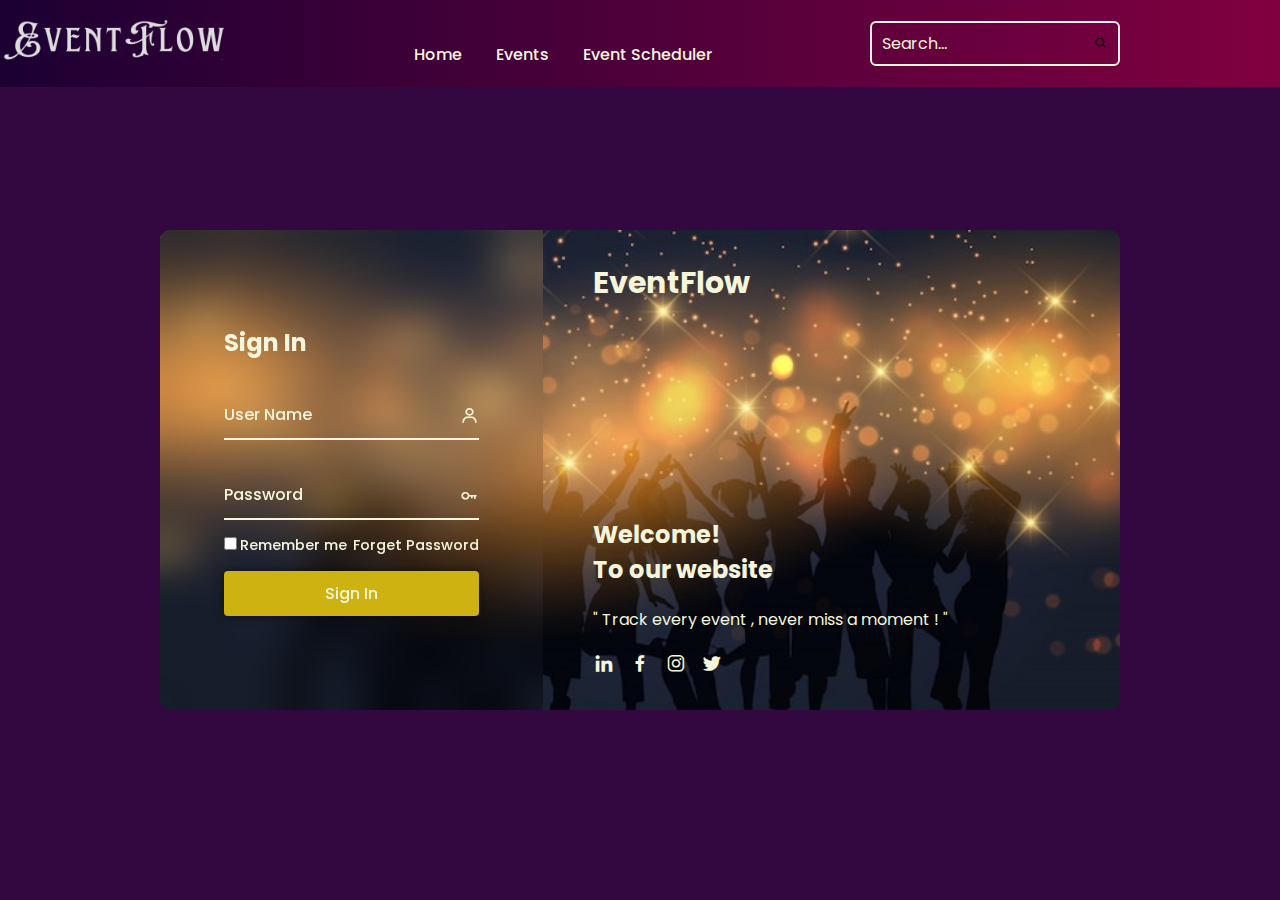
<file: index.html>
<!DOCTYPE html>
<html lang="en">
<head>
    <meta charset="UTF-8">
    <meta name="viewport" content="width=device-width, initial-scale=1.0">
    <title>EventFlow</title>
    <link rel="stylesheet" href="style.css">
    <link rel="stylesheet" href="https://fonts.googleapis.com/css2?family=Material+Symbols+Outlined:opsz,wght,FILL,GRAD@24,400,0,0" />
    <link href='https://unpkg.com/boxicons@2.1.4/css/boxicons.min.css' rel='stylesheet'>

</head>
<body>
    <header class="header">
        <nav class="Nav_Bar">
            <img class="Logo" src="image/logo.png" alt="Logo">
            <a href="">Home</a>
            <a href="">Events</a>
            <a href="">Event Scheduler</a>
            
        </nav>
        <form action="#" class="search-bar">
            <input type="text" placeholder="Search...">
            <button type="submit"><i class='bx bx-search'></i></button>
        </form>
    </header>

    <div class="background"></div>
    <div class="container ">
        <div class="content">
            <h2 class="logo">EventFlow</h2>

            <div class="text-sci">
                <h2>Welcome!<br><span>To our website</span></h2>

                <p>" Track every event , never miss a moment ! "</p>

                <div class="social-icons">
                    <a href="#"><i class='bx bxl-linkedin'></i></a>
                    <a href="#"><i class='bx bxl-facebook'></i></a>
                    <a href="#"><i class='bx bxl-instagram' ></i></a>
                    <a href="#"><i class='bx bxl-twitter'></i></a>
                </div>
            </div>
        </div>

        <div class="logreg-box">
            <div class="form-box login">
                <form action="home.html">
                    <h2>Sign In</h2>

                    <div class="input-box">
                        <span class="icon"><i class='bx bx-user'></i></span>
                        <input type="text" required>
                        <label>User Name</label>
                    </div>

                    <div class="input-box">
                        <span class="icon"><i class='bx  bx-key'  ></i> </span>
                        <input type="password" required>
                        <label>Password</label>
                    </div>

                    <div class="remember-forgot">
                        <label><input type="checkbox">Remember me</label>
                        <a href="#">Forget Password</a>
                    </div>

                    <button type="submit" class="btn">Sign In</button>
                </form>
            </div>

            
        </div>
    </div>

    <script src="script.js"></script>
</body>
</html>
</file>
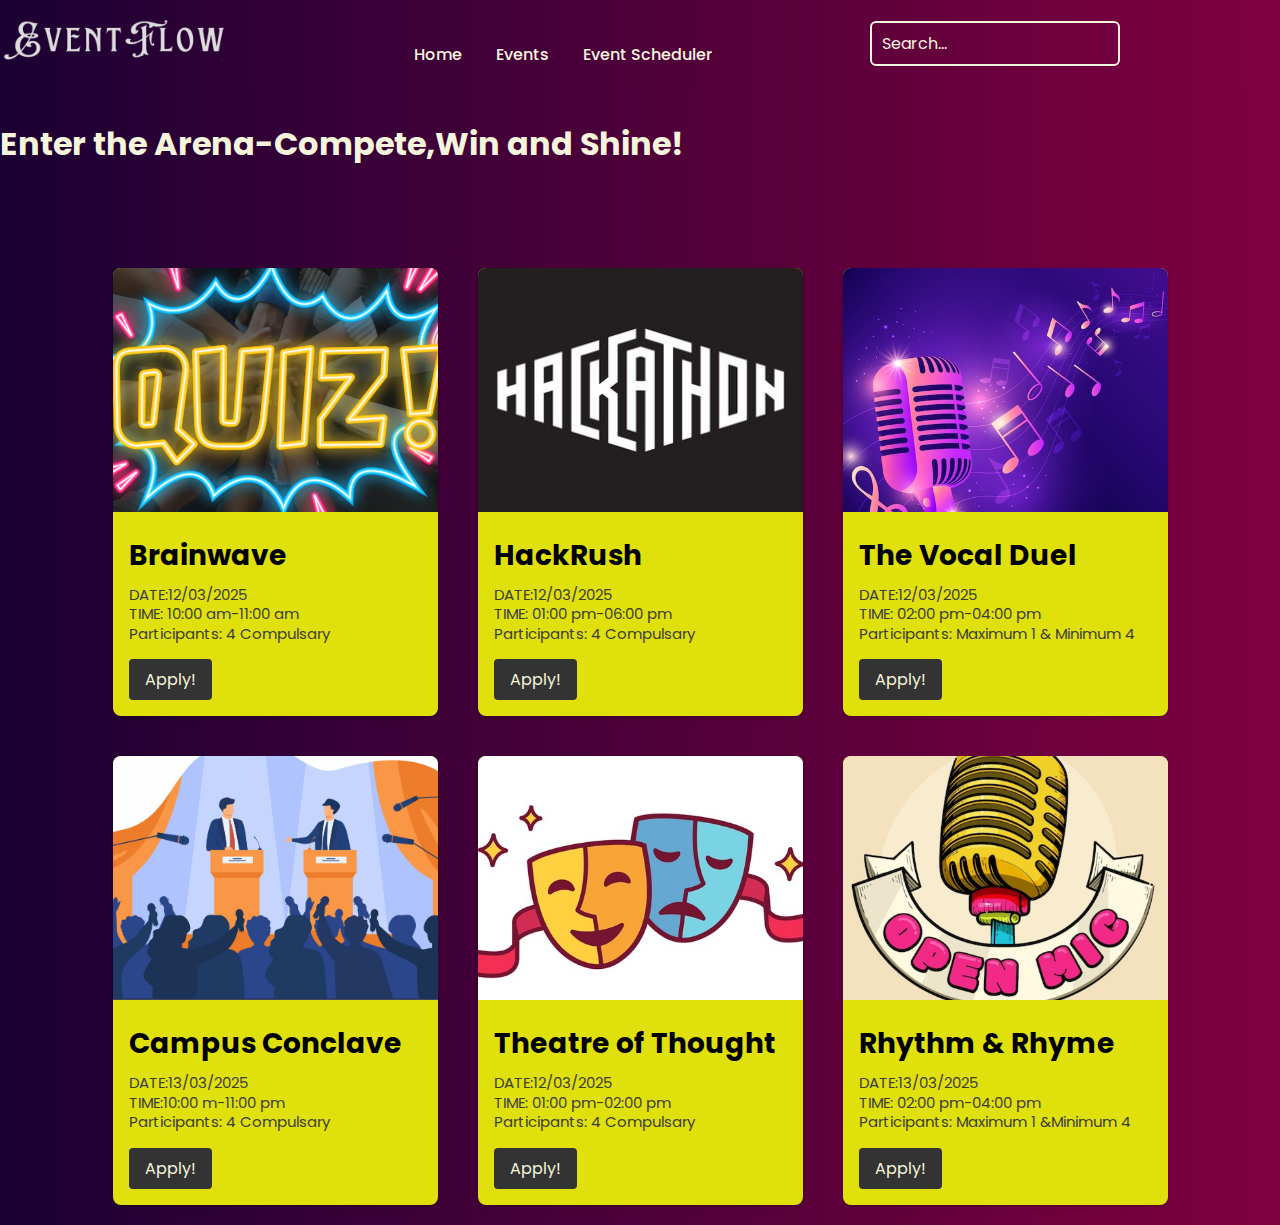
<file: event.html>
<!DOCTYPE html>
<html lang="en">
<head>
    <meta charset="UTF-8">
    <meta name="viewport" content="width=device-width, initial-scale=1.0">
    <title>EventFlow</title>
    <link rel="stylesheet" href="style.css">
</head>
<body>
    <header class="header">
        <nav class="Nav_Bar">
            <ul>
                <img class="Logo" src="image/logo.png" alt="Logo">
                <a href="home.html">Home</a>
                <a href="">Events</a>
                <a href="poll.html">Event Scheduler</a>
                
            </ul>
        </nav>
         <form action="#" class="search-bar">
            <input type="text" placeholder="Search...">
            <button type="submit"><i class="bx bx-search"></i></button>
        </form>
    </header>
    <h2 class="heading">Enter the Arena-Compete,Win and Shine!</h2>
    <div class="card-container">
        <div class="card">
            <img src="image/quiz.png" alt="">
            <div class="card-content">
                <h3>Brainwave</h3>
                <p>DATE:12/03/2025<br>TIME: 10:00 am-11:00 am<br>Participants: 4 Compulsary</p>
                <a href="form.html" class="btn2">Apply!</a>
            </div>
        </div>
        <div class="card">
            <img src="image/hackathon .png" alt="">
            <div class="card-content">
                <h3>HackRush</h3>
                <p>DATE:12/03/2025<br>TIME: 01:00 pm-06:00 pm<br>Participants: 4 Compulsary</p>
                <a href="form.html" class="btn2">Apply!</a>
            </div>
        </div>
        <div class="card">
            <img src="image/singing.png" alt="">
            <div class="card-content">
                <h3>The Vocal Duel</h3>
                <p>DATE:12/03/2025<br>TIME: 02:00 pm-04:00 pm<br>Participants: Maximum 1 & Minimum 4</p>
                <a href="form.html" class="btn2">Apply!</a>
            </div>
        </div>
        <div class="card">
            <img src="image/debate.png" alt="">
            <div class="card-content">
                <h3>Campus Conclave</h3>
                <p>DATE:13/03/2025<br>TIME:10:00 <picture></picture>m-11:00 pm<br>Participants: 4 Compulsary</p>
                <a href="form.html" class="btn2">Apply!</a>
            </div>
        </div>
        <div class="card">
            <img src="image/drama.png" alt="">
            <div class="card-content">
                <h3>Theatre of Thought</h3>
                <p>DATE:12/03/2025<br>TIME: 01:00 pm-02:00 pm<br>Participants: 4 Compulsary</p>
                <a href="form.html" class="btn2">Apply!</a>
            </div>
        </div>
        <div class="card">
            <img src="image/openmic.png" alt="">
            <div class="card-content">
                <h3>Rhythm & Rhyme</h3>
                <p>DATE:13/03/2025<br>TIME: 02:00 pm-04:00 pm<br>Participants: Maximum 1 &Minimum 4</p>
                <a href="form.html" class="btn2">Apply!</a>
            </div>
        </div>
    </div>


    <script src="script.js"></script>
</body>
</html>
</file>
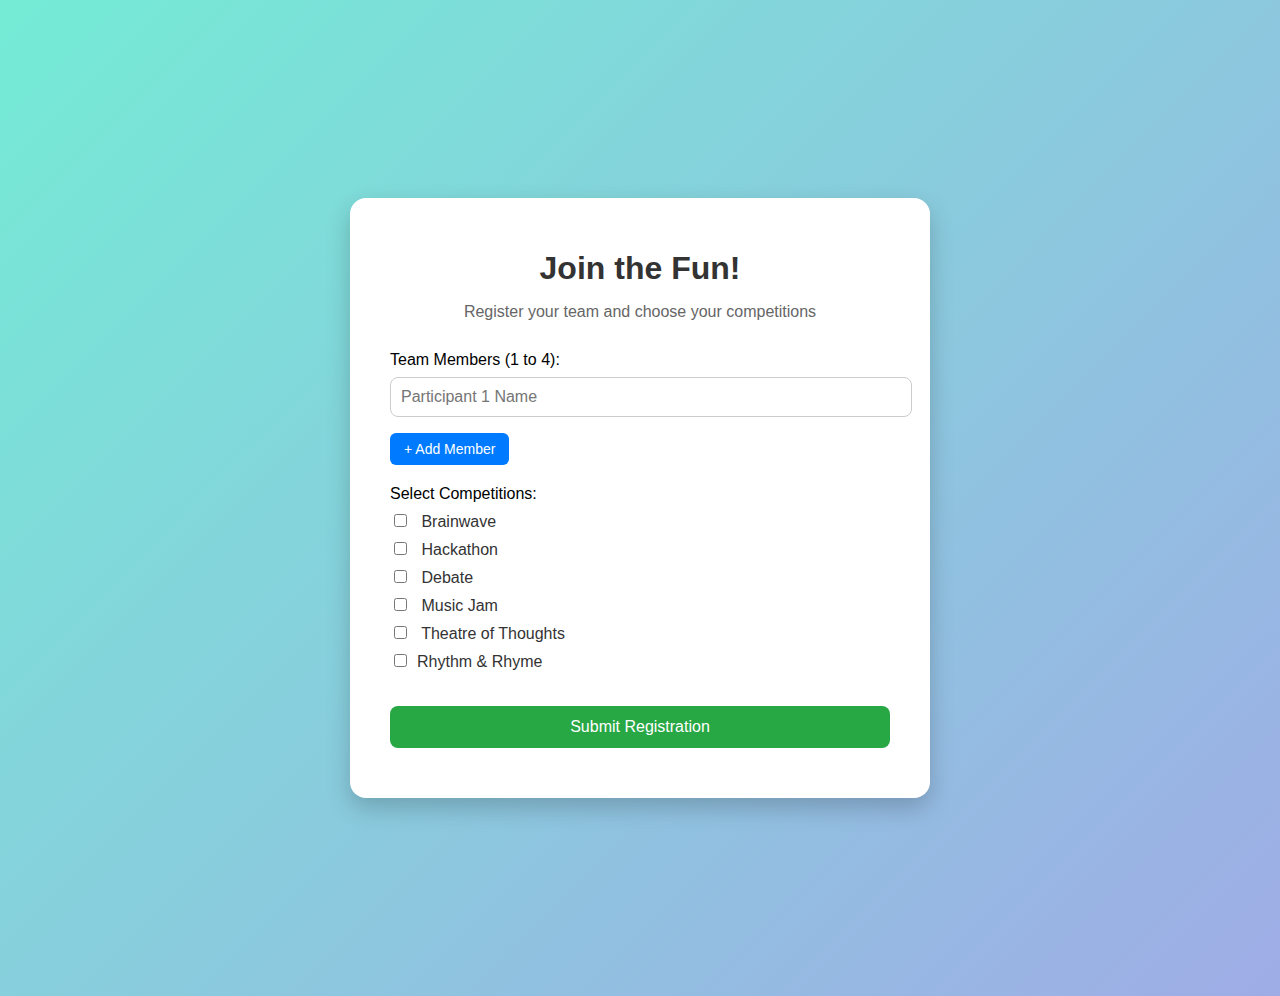
<file: form.html>
<!DOCTYPE html>
<html lang="en">
<head>
    <meta charset="UTF-8">
    <meta name="viewport" content="width=device-width, initial-scale=1.0">
    <title>Form</title>
    <link rel="stylesheet" href="style1.css">
</head>
<body>
    <div class="form-container">
    <h1>Join the Fun!</h1>
    <p class="subtitle">Register your team and choose your competitions</p>

    <form id="form">
      <div class="section">
        <label>Team Members (1 to 4):</label>
        <div id="memberInputs">
          <input type="text" name="member" placeholder="Participant 1 Name" required />
        </div>
        <button type="button" id="addMemberBtn">+ Add Member</button>
      </div>

      <div class="section">
        <label>Select Competitions:</label>
        <div class="checkboxes">
          <label><input type="checkbox" name="competition" value="Brainwave" /> Brainwave</label>
          <label><input type="checkbox" name="competition" value="Hackathon" /> Hackathon</label>
          <label><input type="checkbox" name="competition" value="Debate" /> Debate</label>
          <label><input type="checkbox" name="competition" value="Music Jam" /> Music Jam</label>
          <label><input type="checkbox" name="competition" value="Theatre of Thoughts" /> Theatre of Thoughts</label>
          <label><input type="checkbox" name="competition" value="Rhythm & Rhyme" />Rhythm & Rhyme</label>
        </div>
      </div>

      <button type="submit" class="submit-btn">Submit Registration</button>
      <p id="message" class="message"></p>
    </form>
  </div>



    <script src="script2.js"></script>
</body>
</html>
</file>
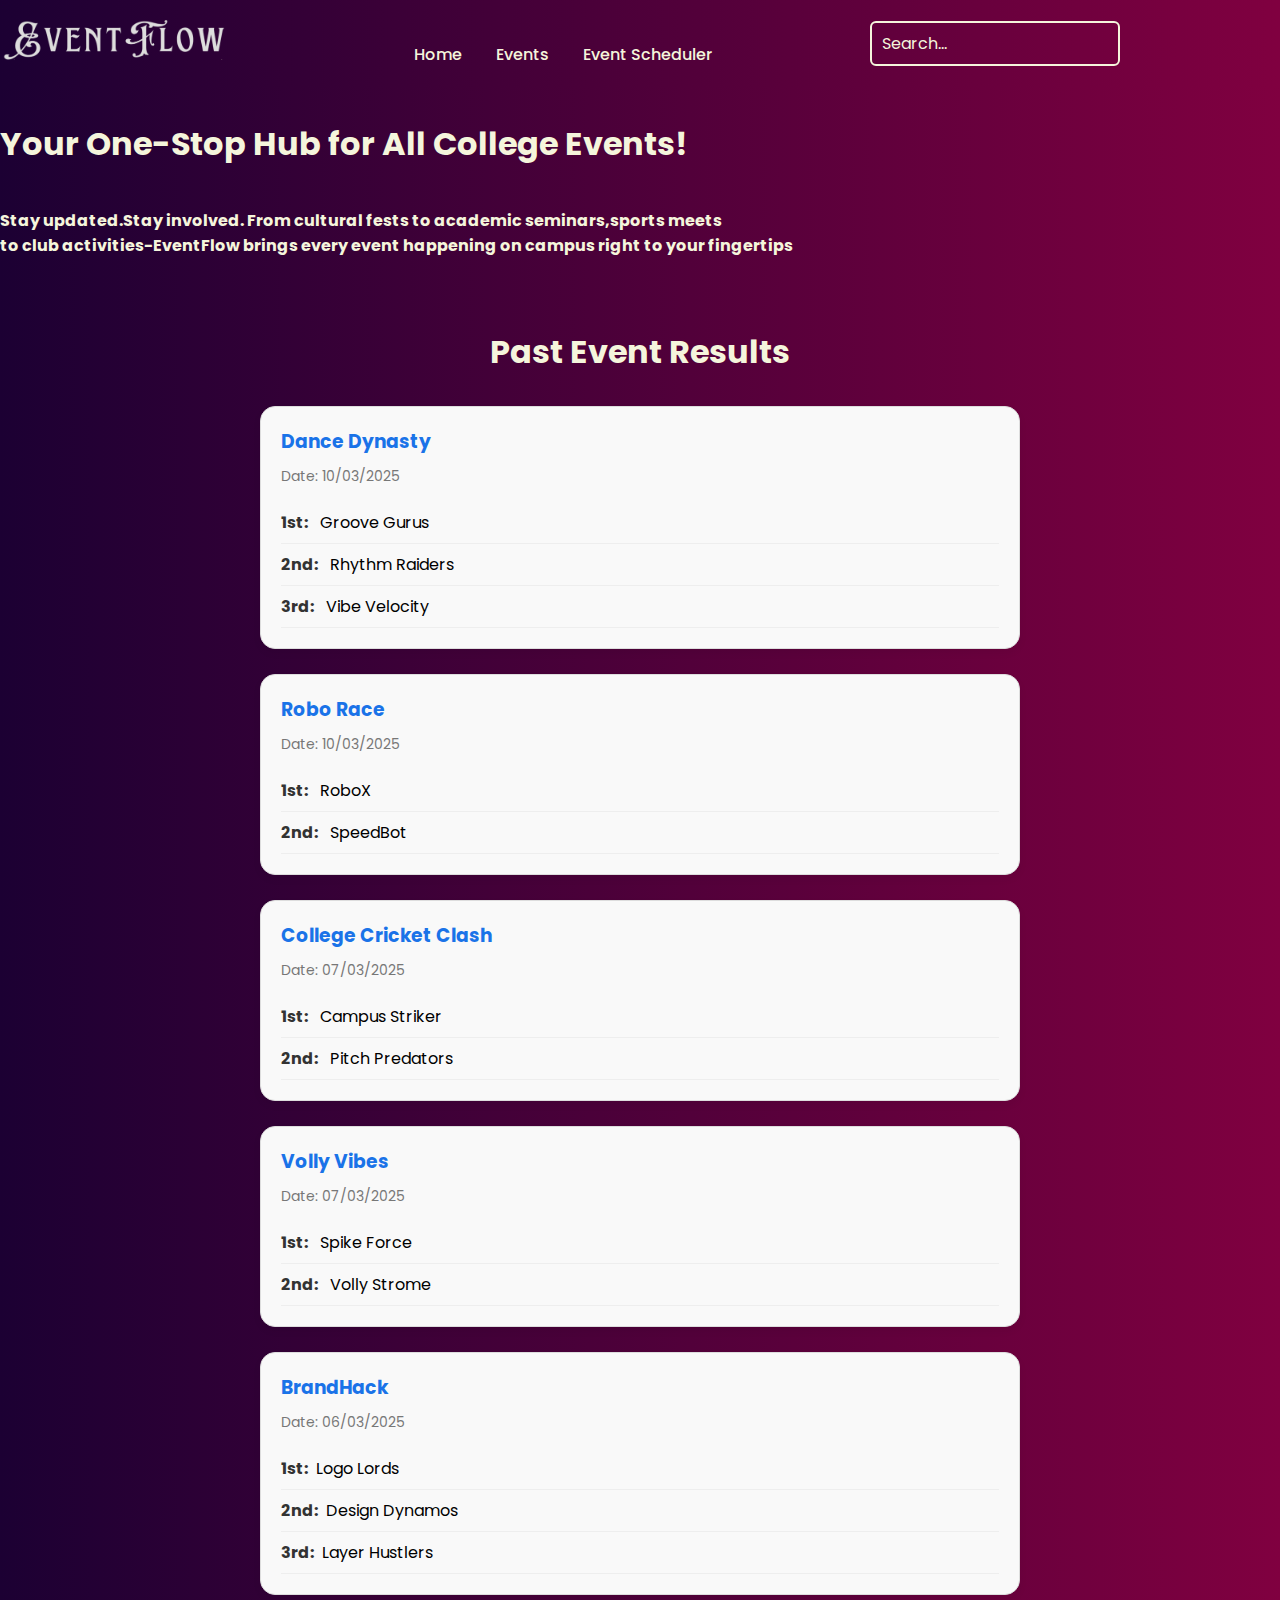
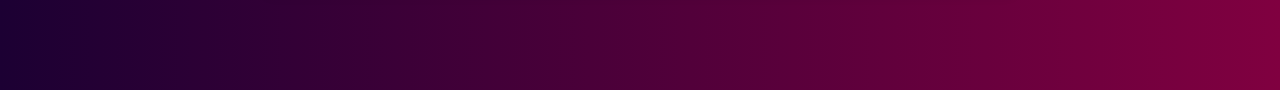
<file: home.html>
<!DOCTYPE html>
<html lang="en">
<head>
    <meta charset="UTF-8">
    <meta name="viewport" content="width=device-width, initial-scale=1.0">
    <title>EventFlow</title>
    <link rel="stylesheet" href="style.css">
</head>
<body>
    <header class="header">
        <nav class="Nav_Bar">
                <img class="Logo" src="image/logo.png" alt="Logo">
                <a href="">Home</a>
                <a href="event.html">Events</a>
                <a href="poll.html">Event Scheduler</a>
                
        </nav>
         <form action="#" class="search-bar">
            <input type="text" placeholder="Search...">
            <button type="submit"><i class="bx bx-search"></i></button>
        </form>
    </header>
    <main>
        <h2 class="heading">Your One-Stop Hub for All College Events!</h2>
        <h4 class="info">Stay updated.Stay involved. From cultural fests to academic seminars,sports meets <br>to club activities-EventFlow brings every event happening on campus right to your fingertips</h4>
        <section class="results-section">
            <h2>Past Event Results</h2>

            <div class="event-card">
                <h3>Dance Dynasty</h3>
                <p class="event-date">Date: 10/03/2025</p>
                <ul class="winners-list">
                    <li><span>1st:</span> Groove Gurus</li>
                    <li><span>2nd:</span> Rhythm Raiders</li>
                    <li><span>3rd:</span> Vibe Velocity</li>
                </ul>
            </div>

            <div class="event-card">
                <h3>Robo Race</h3>
                <p class="event-date">Date: 10/03/2025</p>
                <ul class="winners-list">
                    <li><span>1st:</span> RoboX</li>
                    <li><span>2nd:</span> SpeedBot</li>
                </ul>
            </div>

            <div class="event-card">
                <h3>College Cricket Clash</h3>
                <p class="event-date">Date: 07/03/2025</p>
                <ul class="winners-list">
                    <li><span>1st:</span> Campus Striker</li>
                    <li><span>2nd:</span> Pitch Predators</li>
                </ul>
            </div>

            <div class="event-card">
                <h3>Volly Vibes</h3>
                <p class="event-date">Date: 07/03/2025</p>
                <ul class="winners-list">
                    <li><span>1st:</span> Spike Force</li>
                    <li><span>2nd:</span> Volly Strome</li>
                </ul>
            </div>

            <div class="event-card">
                <h3>BrandHack</h3>
                <p class="event-date">Date: 06/03/2025</p>
                <ul class="winners-list">
                    <li><span>1st:</span>Logo Lords</li>
                    <li><span>2nd:</span>Design Dynamos</li>
                    <li><span>3rd:</span>Layer Hustlers</li>
                </ul>
            </div>
            </section>
    </main>
    <script src="script.js"></script>
</body>
</html>
</file>
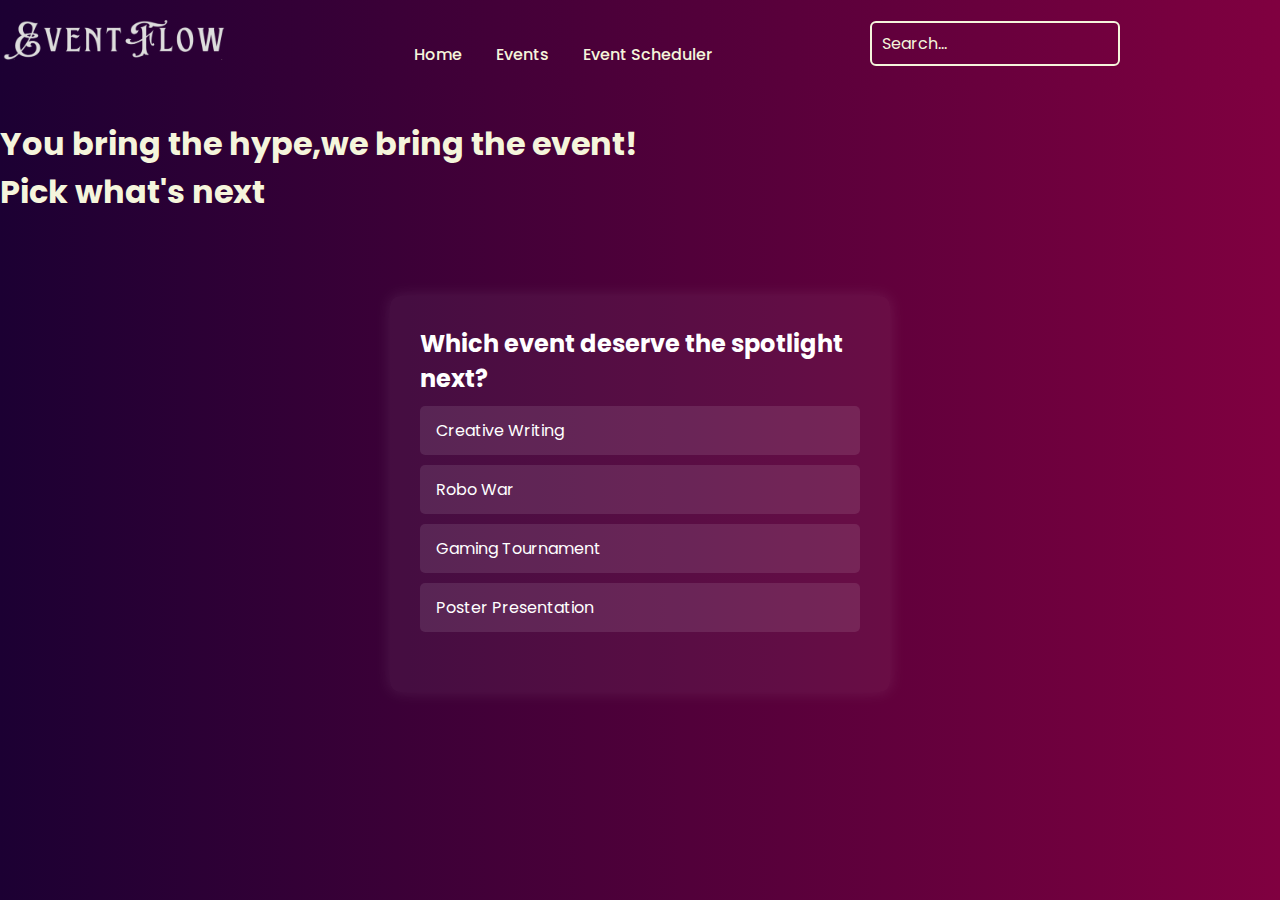
<file: poll.html>
<!DOCTYPE html>
<html lang="en">
<head>
    <meta charset="UTF-8">
    <meta name="viewport" content="width=device-width, initial-scale=1.0">
    <title>EventFlow</title>
    <link rel="stylesheet" href="style.css">
</head>
<body>
    <header class="header">
        <nav class="Nav_Bar">
            <ul>
                <img class="Logo" src="image/logo.png" alt="Logo">
                <a href="home.html">Home</a>
                <a href="event.html">Events</a>
                <a href="">Event Scheduler</a>
                
            </ul>
        </nav>
         <form action="#" class="search-bar">
            <input type="text" placeholder="Search...">
            <button type="submit"><i class="bx bx-search"></i></button>
        </form>
    </header>

    <h2 class="PollHeading">You bring the hype,we bring the event! <br> Pick what's next</h2>
    <div class="poll-container">
      <h2 style="color: white;">Which event deserve the spotlight next?</h2>

      <div class="option" onclick="vote(0)">Creative Writing</div>
      <div class="option" onclick="vote(1)">Robo War</div>
      <div class="option" onclick="vote(2)">Gaming Tournament</div>
      <div class="option" onclick="vote(3)">Poster Presentation</div>
      <div id="results" class="results"></div>
      
    </div>
    

    <script src="script1.js"></script>
</body>
</html>
</file>
<file: style.css>
@import url('https://fonts.googleapis.com/css2?family=Lato&family=Poppins:ital,wght@0,100;0,200;0,300;0,400;0,500;0,600;0,700;0,800;0,900;1,100;1,200;1,300;1,400;1,500;1,600;1,700;1,800;1,900&display=swap');
*{
    margin: 0;
    padding:0;
    box-sizing: border-box;
    font-family: 'Poppins' , 'sans-serif' ;
}

body{
    background: #33073f;
    background-image: linear-gradient(90deg, #1c0033, #800040);
}
.header{
    position: fixed;
    top: 0;
    left: 0;
    width: 100%;
    padding: 20px 12.5%;
    background: transparent;
    display: flex;
    justify-content: space-between;
    align-items: center;
    z-index: 100;
    background: linear-gradient(90deg, #1c0033, #800040);
    
}

.Nav_Bar a {
    position: relative;
    font-size: 16px;
    color: beige;
    text-decoration: none;
    font-weight: 500;
    margin-right: 30px;
}



.Nav_Bar a::after {
    content: '';
    position: absolute;
    left: 0;
    bottom: -6px;
    width: 100%;
    height: 2px;
    background: beige;
    border-radius: 5px;
    transform: translateY(10px);
    opacity: 0;
    transition: .5s;
}

.Nav_Bar a:hover::after{
     transform: translateY(0);
     opacity: 1;
}

.Logo{
    position: relative;
    right: 165px;
    width: 250px;
}


.search-bar{
    width: 250px;
    height: 45px;
    background: transparent;
    border: 2px solid beige;
    border-radius: 6px;
    display: flex;
    align-items: center;
}

.search-bar input{
    width: 100%;
    background: transparent;
    border: none;
    outline: none;
    font-size: 16px;
    color: beige;
    padding-left: 10px;

}

.search-bar input::placeholder{
    color: beige;

}

.search-bar button{
    width: 40px;
    height: 100%;
    background: transparent;
    border: none;
    outline:none;
    display:flex ;
    justify-content: center;
    align-items: center;
    cursor: pointer;
}

.search-bar button span{
    font-size: 22px;
    color: beige;

}

/*.background{
    width: 100%;
    height: 100vh;
    background: url(image/login.jpg) no-repeat;
    background-size:cover ;
    background-position: center;
    filter: blur(10px);
}*/

.info{
    color: beige;
    align-content: center;
    margin-top: 40px;
    position: absolute;
}

.heading{
    margin-top: 120px;
    color: beige;
    font-size: 2em;
}

.container{
    position: absolute;
    top: 50%;
    left: 50%;
    transform: translate(-50%,-50%);
    width: 75%;
    height: 480px;
    background: url("image/login.jpg") no-repeat;
    background-size: cover;
    background-position: left center;
    border-radius: 10px;
    margin-top: 20px;
    display: flex;
}

.container .content{
    position: absolute;
    top: 0;
    right: 0;
    width: 58%;
    height: 100%;
    background-color: transparent;
    padding: 30px;
    color: beige;
    display: flex;
    justify-content: space-between;
    flex-direction: column;
}

.content .logo{
    font-size: 30px;
}

.text-sci .h2{
    font-size: 40px;
    line-height: 1;
}

.text-sci .h2 .span{
    font-size: 25px;
}

.text-sci p{
    font-size: 16px;
    margin: 20px 0;
}

.social-icons a i {
    font-size: 22px;
    color:beige;
    display: inline flex;
    margin-right: 10px;
    transition: .5s ease;
    
}

.social-icons a:hover i {
    transform: scale(1.2);
}

.container.logreg-box{
    position: absolute;
    top: 0;
    left: 0;
    width: calc(100% - 58%);
    height: 100%;  
    overflow: hidden;
}

.logreg-box .form-box{
   
    display: flex;
    justify-content: center;
    align-items: center;
    width: 150%;
    height: 100%;
    background: transparent;
    backdrop-filter: blur(20px);
    border-top-left-radius: 10px;
    border-bottom-left-radius: 10px;
    color: beige;
}


.logreg-box .form-box.login{
    transform: translateX(0);
    transition: transform .6s ease;
    transition-delay: 7s;
}

.logreg-box.active .form-box.login{
    transform: translateX(-430px);
    transition-delay: 1s;
}


.logreg-box .form-box .register{
    transform: translateX(430px);
    transition: transform .6s ease;
    transition-delay: 0s;
}

.logreg-box.active .form-box .register{
    transform: translateX(0);
    transition-delay: .7s;
}

.form-box .h2{
    font-size: 32px;
    text-align: center;
}

.form-box .input-box{
    position: relative;
    width: 255px;
    height: 50px;
    border-bottom: 2px solid beige;
    margin: 30px 0;
}
.input-box input{
    width: 100%;
    height: 100%;
    background: transparent;
    border: none;
    outline: none;
    font-size: 16px;
    color: beige;
    font-weight: 500;
    padding-right: 28px ;
}

.input-box label{
    position: absolute;
    top: 50%;
    left:0;
    transform: translateY(-50%);
    font-size: 16px;
    font-weight: 500;
    pointer-events: none;
    transition: .5s ease;
}

.input-box input:focus~label,
.input-box input:valid~label{
    top: -5px;
}

.input-box .icon{
    position: absolute;
    top: 13px;
    right: 0;
    font-size: 19px;
}

.form-box .remember-forgot{
    font-size: 14.5px;
    font-weight: 500;
    margin: -15px 0 15px;
    display: flex;
    justify-content: space-between;
}

.remember-forgot label input{
    accent-color: beige;
    margin-right: 3px;
}

.remember-forgot a{
    color: beige;
    text-decoration: none;
}

.remember-forgot a:hover{
    text-decoration: underline;
}

.btn{
    width: 100%;
    height: 45px;
    background: rgb(206, 178, 18);
    border: none;
    outline: none;
    border-radius: 4px;
    cursor: pointer;
    font-size: 16px;
    color: beige;
    font-weight: 500;
    box-shadow: 0 0 10px rgba(0 ,0 ,0, 0.5);

}

.form-box .login-register{
    font-size: 14.5px;
    font-weight: 500;
    text-align: center;
    margin-top: 25px;
}

.login-register p a{
    color: beige;
    font-weight: 600;
    text-decoration: none;
}

.login-register p a:hover{
    text-decoration: underline;
}

/*Result*/
.results-section {
    max-width: 800px;
    margin: 50px auto;
    padding: 20px;
    font-family: Arial, sans-serif;
}

.results-section h2 {
    text-align: center;
    font-size: 32px;
    margin-bottom: 30px;
    color: beige;
    margin-top: 90px;
}

.event-card {
    background-color: #f9f9f9;
    border: 1px solid #ddd;
    border-radius: 15px;
    padding: 20px;
    margin-bottom: 25px;
    box-shadow: 0 4px 8px rgba(0,0,0,0.05);
    transition: 0.3s;
}

.event-card:hover {
    transform: scale(1.02);
    box-shadow: 0 6px 12px rgba(0,0,0,0.1);
}

.event-card h3 {
    margin-bottom: 10px;
    color: #1a73e8;
}

.event-date {
    color: #777;
    font-size: 14px;
    margin-bottom: 15px;
}

.winners-list {
    list-style: none;
    padding: 0;
    margin: 0;
}

.winners-list li {
    padding: 8px 0;
    border-bottom: 1px solid #eee;
    font-size: 16px;
}

.winners-list li span {
    font-weight: bold;
    color: #333;
    margin-right: 8px;
}

/*EventPage*/

.card-container{
    display: flex;
    justify-content: center;
    flex-wrap: wrap;
    margin-top: 80px;
}

.card{
    width: 325px;
    background-color: rgb(224, 224, 13);
    border-radius: 8px;
    overflow: hidden;
    box-shadow: 0px 2px 4px rgba(0 ,0 ,0, 0.2);
    margin: 20px;
}

.card img{
    width: 100%;
    height: auto;
}

.card-content{
    padding: 16px;
}

.card-content h3{
    font-size: 28px;
    margin-bottom: 8px;
}

.card-content p{
    color:rgb(62, 62, 56);
    font-size: 15px;
    line-height: 1.3;
}

.card-content .btn2{
    display: inline-block;
    padding: 8px 16px;
    background-color: #333;
    text-decoration: none;
    border-radius: 4px;
    margin-top: 16px;
    color: beige;
}

.card-content .btn2:hover  {
    transform: scale(1.2);
}



/*PollPage*/

.PollHeading{
    color: beige;
    margin-top: 120px;
    font-size: 2em;
}

.poll-container {
    background: rgba(255, 255, 255, 0.05);
    padding: 30px;
    max-width: 500px;
    margin: 80px auto;
    border-radius: 10px;
    box-shadow: 0 0 15px rgba(255, 255, 255, 0.1);
}

.option {
    background-color: rgba(255, 255, 255, 0.1);
    color: white;
    padding: 12px 16px;
    margin: 10px 0;
    border-radius: 5px;
    cursor: pointer;
    transition: background-color 0.3s ease;
}

.option:hover {
    background: rgba(255, 255, 255, 0.2);
}

.results{
    margin-top: 30px;
}

.result-bar {
    height: 20px;
    background: #4caf50;
    border-radius: 5px;
    margin-top: 5px;
    transition: width 0.3s ease;
}

.percentage {
    display: block;
    color: white;
    font-size: 14px;
    margin-left: 10px;
}
</file>
<file: style1.css>
body {
    font-family: 'Segoe UI', sans-serif;
    background: linear-gradient(135deg, #74ebd5, #9face6);
    padding: 40px;
    display: flex;
    justify-content: center;
    align-items: center;
    min-height: 100vh;
}

.form-container {
    background: white;
    padding: 30px 40px;
    border-radius: 16px;
    box-shadow: 0 10px 25px rgba(0, 0, 0, 0.2);
    max-width: 500px;
    width: 100%;
    animation: fadeIn 0.7s ease-in-out;
}

@keyframes fadeIn {
    from { opacity: 0; transform: translateY(30px); }
    to { opacity: 1; transform: translateY(0); }
}

h1 {
    text-align: center;
    margin-bottom: 10px;
    color: #333;
}

.subtitle {
    text-align: center;
    margin-bottom: 30px;
    color: #666;
}

.section {
    margin-bottom: 20px;
}

input[type="text"] {
    width: 100%;
    padding: 10px;
    margin-top: 8px;
    margin-bottom: 12px;
    border-radius: 8px;
    border: 1px solid #ccc;
    font-size: 16px;
}

#addMemberBtn {
    background: #007bff;
    color: white;
    border: none;
    padding: 8px 14px;
    border-radius: 6px;
    cursor: pointer;
    font-size: 14px;
    margin-top: 4px;
}

#addMemberBtn:hover {
    background: #0056b3;
}

.checkboxes label {
    display: block;
    margin: 8px 0;
    font-size: 16px;
    color: #333;
}

input[type="checkbox"] {
    margin-right: 10px;
}

.submit-btn {
    width: 100%;
    background: #28a745;
    color: white;
    font-size: 16px;
    padding: 12px;
    border: none;
    border-radius: 8px;
    cursor: pointer;
    margin-top: 15px;
    transition: background 0.3s;
}

.submit-btn:hover {
    background: #218838;
}

.message {
    text-align: center;
    margin-top: 20px;
    font-weight: bold;
    color: #d63384;
}
</file>
